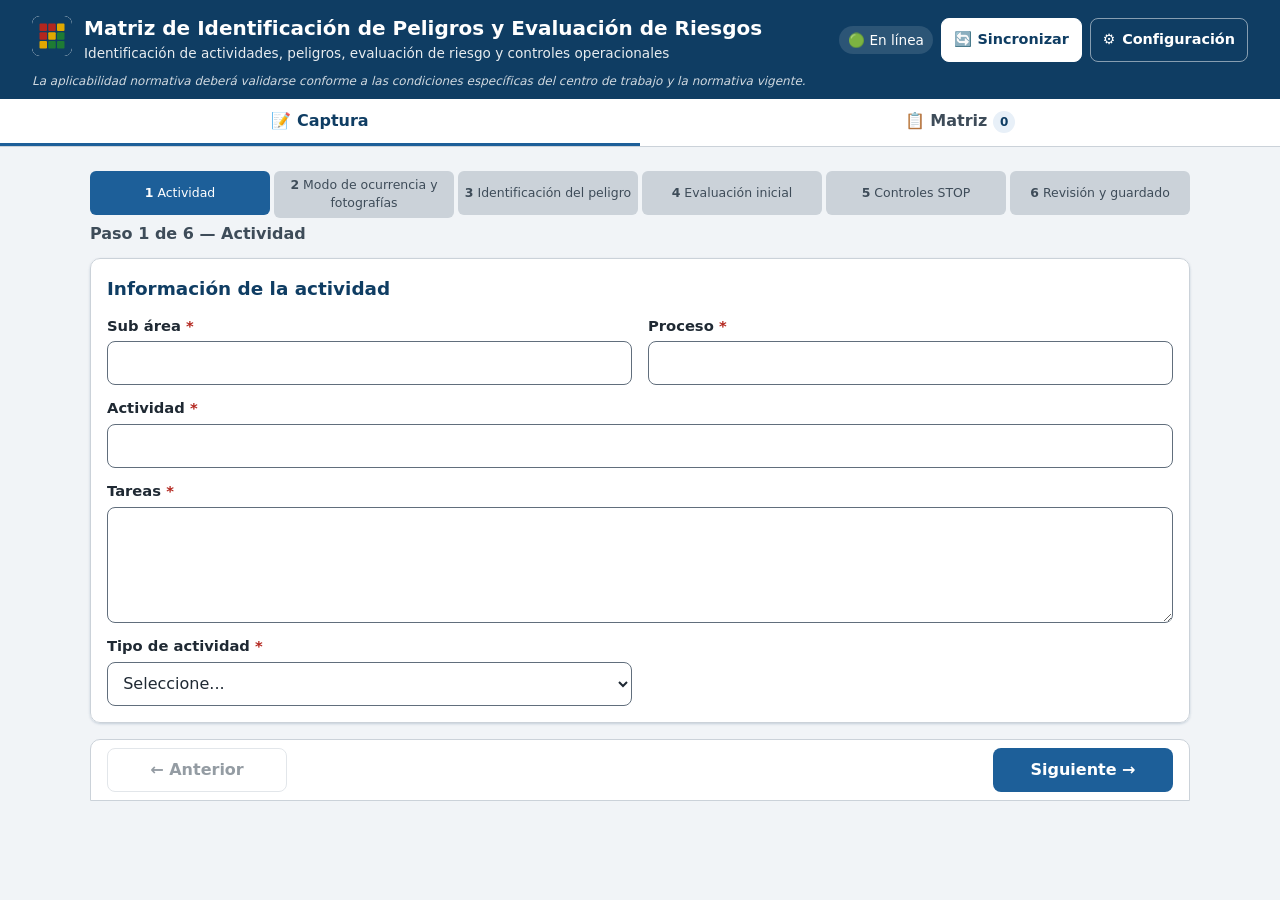
<file: index.html>
<!doctype html>
<html lang="es-MX">
<head>
    <meta charset="utf-8">
    <meta name="viewport" content="width=device-width, initial-scale=1, viewport-fit=cover">
    <meta name="description" content="Matriz de Identificación de Peligros y Evaluación de Riesgos (IPER) con metodología STOP.">
    <meta name="theme-color" content="#0f3d63">
    <meta name="apple-mobile-web-app-capable" content="yes">
    <meta name="mobile-web-app-capable" content="yes">
    <meta name="apple-mobile-web-app-status-bar-style" content="default">
    <meta name="apple-mobile-web-app-title" content="IPER">
    <title>Matriz IPER</title>
    <link rel="manifest" href="manifest.json">
    <link rel="icon" href="assets/icon.svg" type="image/svg+xml">
    <link rel="apple-touch-icon" href="assets/icon-192.png">
    <link rel="stylesheet" href="styles.css">
</head>
<body>
<a class="skip-link" href="#contenido">Saltar al contenido</a>

<header class="app-header">
    <div class="app-header__marca">
        <img src="assets/icon.svg" alt="" width="40" height="40" class="app-header__logo">
        <div>
            <h1 class="app-header__titulo">Matriz de Identificación de Peligros y Evaluación de Riesgos</h1>
            <p class="app-header__subtitulo">Identificación de actividades, peligros, evaluación de riesgo y controles operacionales</p>
        </div>
    </div>
    <div class="app-header__acciones">
        <span id="estado-conexion" class="estado-conexion" role="status" aria-live="polite"></span>
        <button type="button" id="btn-sincronizar" class="btn btn--secundario btn--compacto">
            🔄 Sincronizar <span id="badge-pendientes" class="badge" hidden>0</span>
        </button>
        <button type="button" id="btn-config" class="btn btn--fantasma btn--compacto" aria-label="Configuración">⚙ <span class="solo-amplio">Configuración</span></button>
    </div>
    <p class="aviso-normativo">La aplicabilidad normativa deberá validarse conforme a las condiciones específicas del centro de trabajo y la normativa vigente.</p>
</header>

<nav class="pestanas" role="tablist" aria-label="Secciones">
    <button type="button" role="tab" id="tab-captura" aria-controls="vista-captura" aria-selected="true" class="pestana">📝 Captura</button>
    <button type="button" role="tab" id="tab-matriz" aria-controls="vista-matriz" aria-selected="false" class="pestana" tabindex="-1">📋 Matriz <span id="tab-matriz-total" class="badge badge--claro">0</span></button>
</nav>

<main id="contenido" tabindex="-1">

<!-- ===================== VISTA CAPTURA ===================== -->
<section id="vista-captura" role="tabpanel" aria-labelledby="tab-captura" class="vista">

    <div id="banner-borrador" class="banner banner--info" hidden>
        <p><strong>Se encontró información sin guardar.</strong> <span id="banner-borrador-detalle"></span></p>
        <div class="banner__acciones">
            <button type="button" id="btn-continuar-borrador" class="btn btn--primario btn--compacto">Continuar borrador</button>
            <button type="button" id="btn-descartar-borrador" class="btn btn--fantasma btn--compacto">Descartar</button>
        </div>
    </div>

    <div id="banner-edicion" class="banner banner--edicion" hidden>
        <p>✏️ Editando registro existente: <strong id="banner-edicion-nombre"></strong></p>
        <button type="button" id="btn-cancelar-edicion" class="btn btn--fantasma btn--compacto">Cancelar edición</button>
    </div>

    <ol class="stepper" id="stepper" aria-label="Pasos de captura"></ol>
    <p class="stepper__indicador" id="paso-indicador" aria-live="polite"></p>

    <form id="form-iper" novalidate autocomplete="off">

        <!-- PASO 1 -->
        <fieldset class="paso tarjeta" data-paso="1">
            <legend class="tarjeta__titulo">Información de la actividad</legend>
            <div class="rejilla-campos">
                <div class="campo">
                    <label for="f-subarea">Sub área <span class="req" aria-hidden="true">*</span></label>
                    <input id="f-subarea" name="subArea" type="text" required maxlength="200" data-campo="subArea">
                </div>
                <div class="campo">
                    <label for="f-proceso">Proceso <span class="req" aria-hidden="true">*</span></label>
                    <input id="f-proceso" name="proceso" type="text" required maxlength="200" data-campo="proceso">
                </div>
                <div class="campo campo--ancho">
                    <label for="f-actividad">Actividad <span class="req" aria-hidden="true">*</span></label>
                    <input id="f-actividad" name="actividad" type="text" required maxlength="300" data-campo="actividad">
                </div>
                <div class="campo campo--ancho">
                    <label for="f-tareas">Tareas <span class="req" aria-hidden="true">*</span></label>
                    <textarea id="f-tareas" name="tareas" rows="4" required maxlength="4000" data-campo="tareas"></textarea>
                </div>
                <div class="campo">
                    <label for="f-tipo-actividad">Tipo de actividad <span class="req" aria-hidden="true">*</span></label>
                    <select id="f-tipo-actividad" name="tipoActividad" required data-campo="tipoActividad">
                        <option value="">Seleccione...</option>
                        <option value="Rutinaria">Rutinaria</option>
                        <option value="No rutinaria">No rutinaria</option>
                    </select>
                </div>
            </div>
        </fieldset>

        <!-- PASO 2 -->
        <fieldset class="paso tarjeta" data-paso="2" hidden>
            <legend class="tarjeta__titulo">Modo de ocurrencia y fotografías</legend>
            <div class="campo">
                <label for="f-modo">Modo de ocurrencia / paso a paso <span class="req" aria-hidden="true">*</span>
                    <span id="badge-modo-ia" class="badge badge--ia" hidden>✨ Descripción asistida por IA</span>
                </label>
                <textarea id="f-modo" name="modoOcurrencia" rows="8" required maxlength="8000"
                          placeholder="Describa paso a paso cómo se realiza la tarea y en qué momento puede presentarse el peligro."></textarea>
            </div>
            <div class="acciones-linea">
                <button type="button" id="btn-mejorar-modo" class="btn btn--ia">✨ Mejorar descripción con IA</button>
            </div>

            <h3 class="subtitulo-seccion">Evidencia Fotográfica del Área</h3>
            <p class="ayuda">Formatos: JPG, JPEG, PNG, WEBP. Tamaño máximo por archivo: <span id="limite-foto">10 MB</span>. Las imágenes se comprimen antes de guardarse.</p>
            <div class="acciones-linea">
                <label class="btn btn--secundario btn-archivo">
                    📷 Agregar fotografía
                    <input type="file" id="f-foto-camara" accept="image/jpeg,image/png,image/webp,image/*" capture="environment" class="visualmente-oculto">
                </label>
                <label class="btn btn--fantasma btn-archivo">
                    🖼 Seleccionar imágenes existentes
                    <input type="file" id="f-foto-galeria" accept=".jpg,.jpeg,.png,.webp,image/jpeg,image/png,image/webp" multiple class="visualmente-oculto">
                </label>
            </div>
            <ul id="lista-fotos" class="lista-fotos" aria-live="polite"></ul>

            <div id="panel-hallazgos-confirmados" hidden>
                <h3 class="subtitulo-seccion">Hallazgos visuales confirmados</h3>
                <ul id="lista-hallazgos-confirmados" class="lista-simple"></ul>
            </div>
        </fieldset>

        <!-- PASO 3 -->
        <fieldset class="paso tarjeta" data-paso="3" hidden>
            <legend class="tarjeta__titulo">Identificación del peligro</legend>
            <p class="ayuda">Una actividad puede tener varios peligros. Cada peligro tiene su propia evaluación y controles STOP.</p>
            <div class="peligros-barra">
                <div id="lista-peligros" class="chips" role="list" aria-label="Peligros de la actividad"></div>
                <button type="button" id="btn-agregar-peligro" class="btn btn--secundario btn--compacto">＋ Agregar otro peligro</button>
            </div>
            <div class="acciones-linea">
                <button type="button" id="btn-identificar-peligros" class="btn btn--ia">✨ Identificar peligros con IA</button>
            </div>
            <div id="panel-peligros-ia" class="panel-analisis" hidden></div>

            <div class="rejilla-campos">
                <div class="campo">
                    <label for="f-tipo-peligro">Tipo de peligro <span class="req" aria-hidden="true">*</span></label>
                    <select id="f-tipo-peligro" required></select>
                </div>
                <div class="campo">
                    <label for="f-subtipo">Subtipo <span class="req" aria-hidden="true">*</span></label>
                    <select id="f-subtipo" required disabled><option value="">Seleccione tipo primero...</option></select>
                </div>
                <div class="campo campo--ancho">
                    <label for="f-dano">Daño potencial <span class="req" aria-hidden="true">*</span></label>
                    <select id="f-dano" required disabled><option value="">Seleccione subtipo primero...</option></select>
                </div>
            </div>

            <div class="normativa" id="panel-normativa" aria-live="polite">
                <h3 class="subtitulo-seccion">Información normativa</h3>
                <div class="rejilla-campos">
                    <div class="campo">
                        <label for="f-norma">Norma principal</label>
                        <input id="f-norma" type="text" readonly>
                    </div>
                    <div class="campo">
                        <label for="f-complementarias">Normas complementarias</label>
                        <input id="f-complementarias" type="text" readonly>
                    </div>
                    <div class="campo campo--ancho">
                        <label for="f-criterio">Criterio de aplicación</label>
                        <textarea id="f-criterio" rows="2" readonly></textarea>
                    </div>
                </div>
            </div>
            <div class="acciones-linea">
                <button type="button" id="btn-eliminar-peligro" class="btn btn--peligro btn--compacto">Eliminar este peligro</button>
            </div>
        </fieldset>

        <!-- PASO 4 -->
        <fieldset class="paso tarjeta" data-paso="4" hidden>
            <legend class="tarjeta__titulo">Evaluación de Riesgo Inicial</legend>
            <p class="peligro-activo" data-peligro-activo></p>
            <div class="rejilla-campos">
                <div class="campo">
                    <label for="f-severidad">Severidad <span class="req" aria-hidden="true">*</span></label>
                    <select id="f-severidad" required aria-describedby="def-severidad"></select>
                    <p id="def-severidad" class="definicion"></p>
                </div>
                <div class="campo">
                    <label for="f-frecuencia">Frecuencia <span class="req" aria-hidden="true">*</span></label>
                    <select id="f-frecuencia" required aria-describedby="def-frecuencia"></select>
                    <p id="def-frecuencia" class="definicion"></p>
                </div>
            </div>

            <h3 class="subtitulo-seccion" id="titulo-matriz">Matriz de riesgo 5 × 5</h3>
            <p class="ayuda">Toque una celda para seleccionar la combinación Severidad + Frecuencia.</p>
            <div class="matriz-wrap">
                <table class="matriz-riesgo" id="matriz-riesgo" aria-labelledby="titulo-matriz"></table>
            </div>

            <section class="resultado" id="resultado-evaluacion" aria-live="polite" aria-labelledby="titulo-resultado">
                <h3 id="titulo-resultado" class="resultado__titulo">Resultado de Evaluación Inicial</h3>
                <dl class="resultado__datos">
                    <div><dt>Severidad</dt><dd data-res="severidad">—</dd></div>
                    <div><dt>Valor S</dt><dd data-res="valorS">—</dd></div>
                    <div><dt>Frecuencia</dt><dd data-res="frecuencia">—</dd></div>
                    <div><dt>Valor F</dt><dd data-res="valorF">—</dd></div>
                    <div><dt>NRI</dt><dd data-res="nri">—</dd></div>
                    <div><dt>Nivel de Riesgo Inicial</dt><dd data-res="nivel">—</dd></div>
                </dl>
            </section>
        </fieldset>

        <!-- PASO 5 -->
        <fieldset class="paso tarjeta" data-paso="5" hidden>
            <legend class="tarjeta__titulo">Controles Operacionales — STOP</legend>
            <p class="peligro-activo" data-peligro-activo></p>
            <details class="stop-info">
                <summary>¿Qué es STOP? Jerarquía S → T → O → P</summary>
                <ol class="stop-jerarquia" id="stop-jerarquia"></ol>
            </details>

            <h3 class="subtitulo-seccion">Controles existentes <small>(confirmados por el usuario)</small></h3>
            <ul id="lista-controles-existentes" class="lista-controles"></ul>
            <div class="form-control-nuevo" id="form-existente">
                <div class="campo">
                    <label for="f-existente-cat">Categoría</label>
                    <select id="f-existente-cat"></select>
                </div>
                <div class="campo campo--crece">
                    <label for="f-existente-texto">Control existente</label>
                    <input id="f-existente-texto" type="text" maxlength="500">
                </div>
                <button type="button" id="btn-agregar-existente" class="btn btn--secundario">Agregar existente</button>
            </div>

            <h3 class="subtitulo-seccion">Controles adicionales <small>(recomendados o agregados)</small></h3>
            <div class="acciones-linea">
                <button type="button" id="btn-sugerir-controles" class="btn btn--ia">✨ Sugerir controles con IA</button>
            </div>
            <div id="panel-sugerencias" class="panel-sugerencias" hidden></div>

            <div id="grupos-stop" class="grupos-stop"></div>

            <div class="form-control-nuevo" id="form-adicional">
                <div class="campo">
                    <label for="f-adicional-cat">Categoría</label>
                    <select id="f-adicional-cat"></select>
                </div>
                <div class="campo campo--crece">
                    <label for="f-adicional-texto">Nuevo control adicional</label>
                    <input id="f-adicional-texto" type="text" maxlength="500">
                </div>
                <div class="campo campo--crece">
                    <label for="f-adicional-just">Justificación (opcional)</label>
                    <input id="f-adicional-just" type="text" maxlength="500">
                </div>
                <button type="button" id="btn-agregar-adicional" class="btn btn--secundario">Agregar control</button>
            </div>
        </fieldset>

        <!-- PASO 6 -->
        <fieldset class="paso tarjeta" data-paso="6" hidden>
            <legend class="tarjeta__titulo">Revisión y guardado</legend>
            <div id="revision" class="revision"></div>

            <div class="campo">
                <label for="f-observaciones">Observaciones</label>
                <textarea id="f-observaciones" rows="3" maxlength="4000" data-campo="observaciones"></textarea>
            </div>

            <div class="acciones-linea">
                <button type="button" id="btn-analisis-completo" class="btn btn--ia">✨ Analizar actividad completa</button>
            </div>
            <div id="panel-analisis-completo" class="panel-analisis" hidden></div>

            <div id="errores-validacion" class="errores" role="alert" hidden></div>

            <div class="acciones-guardado">
                <button type="button" id="btn-guardar" class="btn btn--primario btn--grande">Agregar a matriz</button>
                <button type="button" id="btn-limpiar" class="btn btn--fantasma">Limpiar formulario</button>
            </div>
        </fieldset>
    </form>

    <div class="navegacion-pasos">
        <button type="button" id="btn-anterior" class="btn btn--fantasma">← Anterior</button>
        <button type="button" id="btn-siguiente" class="btn btn--primario">Siguiente →</button>
    </div>
</section>

<!-- ===================== VISTA MATRIZ ===================== -->
<section id="vista-matriz" role="tabpanel" aria-labelledby="tab-matriz" class="vista" hidden>
    <div class="contadores" id="contadores" aria-live="polite"></div>

    <div class="tarjeta filtros">
        <div class="campo campo--ancho">
            <label for="f-buscar">Buscar en matriz</label>
            <input id="f-buscar" type="search" placeholder="Sub área, proceso, actividad, peligro, norma, NRI, nivel…">
        </div>
        <details class="filtros__mas" id="filtros-mas">
            <summary>Filtros</summary>
            <div class="rejilla-campos">
                <div class="campo"><label for="flt-tipo">Tipo de peligro</label><select id="flt-tipo"></select></div>
                <div class="campo"><label for="flt-nivel">Nivel de riesgo</label>
                    <select id="flt-nivel"><option value="">Todos</option><option>ALTO</option><option>MEDIO</option><option>BAJO</option></select></div>
                <div class="campo"><label for="flt-subarea">Sub área</label><select id="flt-subarea"></select></div>
                <div class="campo"><label for="flt-proceso">Proceso</label><select id="flt-proceso"></select></div>
                <div class="campo"><label for="flt-desde">Fecha desde</label><input id="flt-desde" type="date"></div>
                <div class="campo"><label for="flt-hasta">Fecha hasta</label><input id="flt-hasta" type="date"></div>
            </div>
            <button type="button" id="btn-limpiar-filtros" class="btn btn--fantasma btn--compacto">Limpiar filtros</button>
        </details>
        <div class="acciones-linea">
            <button type="button" id="btn-exportar-csv" class="btn btn--secundario">Exportar CSV</button>
            <button type="button" id="btn-imprimir" class="btn btn--secundario">Imprimir matriz</button>
            <button type="button" id="btn-nuevo" class="btn btn--primario">＋ Nuevo registro</button>
        </div>
        <p id="resultado-filtro" class="ayuda" aria-live="polite"></p>
    </div>

    <div id="matriz-vacia" class="vacio" hidden>
        <p>No hay registros en la matriz.</p>
    </div>
    <div class="tabla-wrap" id="tabla-wrap">
        <table class="tabla-matriz" id="tabla-matriz">
            <caption class="visualmente-oculto">Matriz IPER</caption>
            <thead>
            <tr>
                <th scope="col">#</th><th scope="col">Sub área</th><th scope="col">Proceso</th><th scope="col">Actividad</th>
                <th scope="col">Tareas</th><th scope="col">Tipo actividad</th><th scope="col">Modo ocurrencia</th>
                <th scope="col">Tipo peligro</th><th scope="col">Subtipo</th><th scope="col">Daño</th>
                <th scope="col">Norma principal</th><th scope="col">Criterio</th><th scope="col">Normas complementarias</th>
                <th scope="col">Severidad</th><th scope="col">Frecuencia</th><th scope="col">NRI</th><th scope="col">Nivel de riesgo</th>
                <th scope="col">Controles STOP</th><th scope="col">Fotografías</th><th scope="col">Estado sincronización</th><th scope="col">Acciones</th>
            </tr>
            </thead>
            <tbody id="tabla-matriz-body"></tbody>
        </table>
    </div>
    <ul id="tarjetas-matriz" class="tarjetas-matriz"></ul>
    <div class="acciones-linea centrado">
        <button type="button" id="btn-cargar-mas" class="btn btn--fantasma" hidden>Cargar más</button>
    </div>
</section>
</main>

<!-- Área de impresión: se construye al pulsar "Imprimir matriz" -->
<section id="area-impresion" class="area-impresion" aria-hidden="true"></section>

<!-- Modal genérico (bottom sheet en móvil) -->
<dialog id="modal" class="modal" aria-labelledby="modal-titulo">
    <div class="modal__contenido">
        <header class="modal__cabecera">
            <h2 id="modal-titulo" class="modal__titulo"></h2>
            <button type="button" class="btn btn--icono" id="modal-cerrar" aria-label="Cerrar">✕</button>
        </header>
        <div class="modal__cuerpo" id="modal-cuerpo"></div>
        <footer class="modal__pie" id="modal-pie"></footer>
    </div>
</dialog>

<div id="avisos" class="avisos" aria-live="polite" aria-atomic="false"></div>
<div id="cargando" class="cargando" hidden role="status" aria-live="polite">
    <div class="cargando__caja">
        <div class="cargando__fila"><span class="spinner" aria-hidden="true"></span><span id="cargando-texto">Procesando…</span></div>
        <p id="cargando-tiempo" class="cargando__tiempo" hidden></p>
        <p id="cargando-aviso" class="cargando__aviso" hidden>El servicio gratuito de IA está lento en este momento. Puede tardar hasta 2 minutos; puede cancelar e intentar más tarde.</p>
        <button type="button" id="cargando-cancelar" class="btn btn--fantasma btn--compacto" hidden>Cancelar</button>
    </div>
</div>

<script type="module" src="app.js"></script>
</body>
</html>
</file>
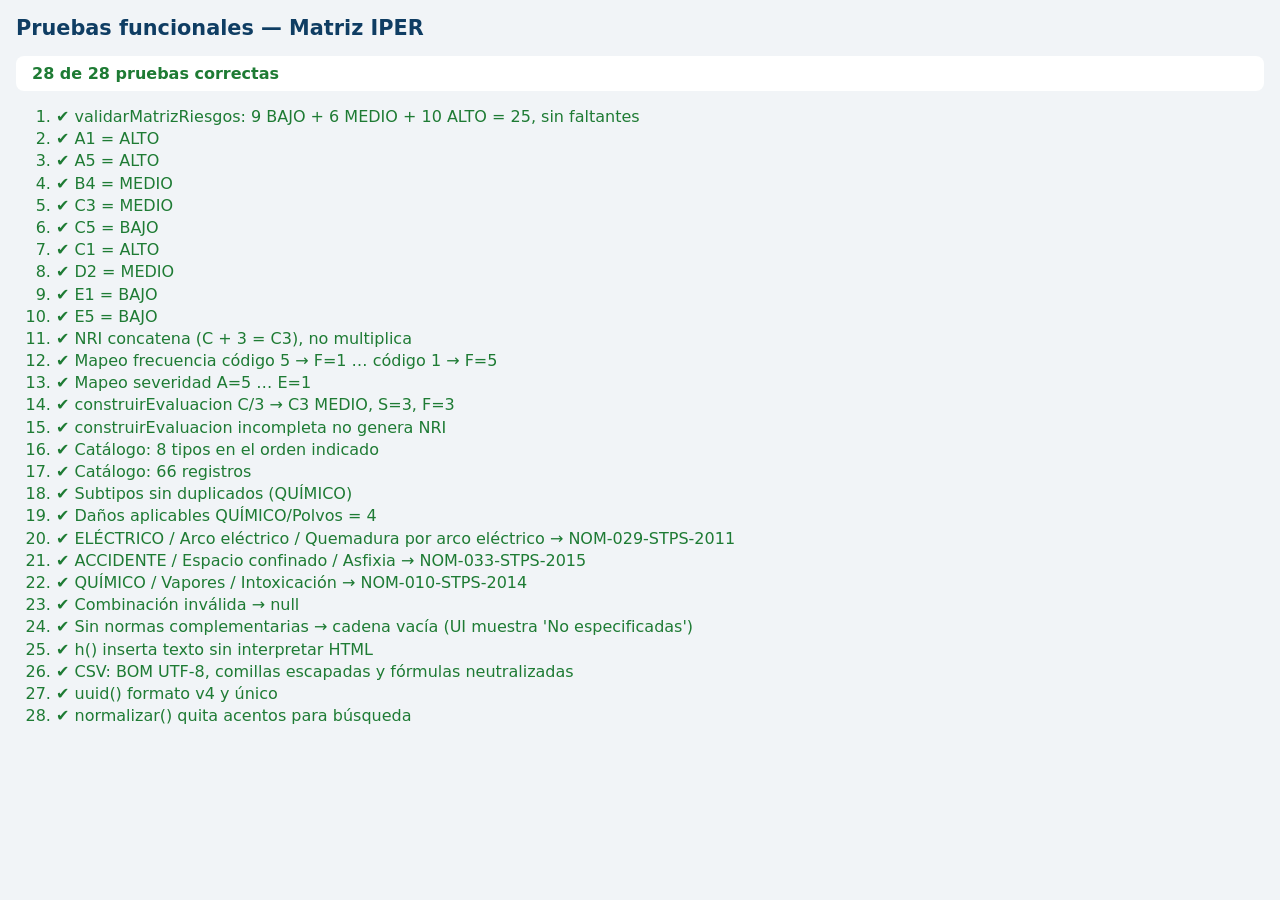
<file: tests/pruebas.html>
<!doctype html>
<html lang="es-MX">
<head>
    <meta charset="utf-8">
    <meta name="viewport" content="width=device-width, initial-scale=1">
    <title>Pruebas — Matriz IPER</title>
    <link rel="icon" href="../assets/icon.svg" type="image/svg+xml">
    <style>
        body { font-family: system-ui, sans-serif; margin: 1rem; background: #f1f4f7; color: #1f2933; }
        h1 { color: #0f3d63; font-size: 1.3rem; }
        li { margin: .2rem 0; }
        .ok { color: #1e7b34; } .fallo { color: #b3261e; font-weight: 700; }
        #resumen { font-weight: 700; padding: .5rem 1rem; border-radius: 8px; background: #fff; }
    </style>
</head>
<body>
<h1>Pruebas funcionales — Matriz IPER</h1>
<p id="resumen" aria-live="polite">Ejecutando…</p>
<ol id="resultados"></ol>
<div id="zona-xss" hidden></div>
<script type="module">
import { calcularNRI, clasificarRiesgo, validarMatrizRiesgos, construirEvaluacion } from "../js/riesgo.js";
import { catalogoPeligros, obtenerTipos, obtenerSubtipos, obtenerDanos, obtenerNormativa, frecuencias, severidades } from "../js/catalogo.js";
import { h, uuid, normalizar } from "../js/utils.js";
import { generarCSV } from "../js/exportar.js";

const resultados = [];
const prueba = (nombre, fn) => {
    try { const r = fn(); resultados.push({ nombre, ok: r !== false }); }
    catch (e) { resultados.push({ nombre: `${nombre} — ${e.message}`, ok: false }); }
};
const igual = (a, b) => { if (a !== b) throw new Error(`esperado ${JSON.stringify(b)}, obtenido ${JSON.stringify(a)}`); };

// --- Matriz de riesgo ---
prueba("validarMatrizRiesgos: 9 BAJO + 6 MEDIO + 10 ALTO = 25, sin faltantes", () => { const v = validarMatrizRiesgos(); if (!v.valida) throw new Error(v.errores.join(" ")); igual(v.total, 25); });
const casos = { A1: "ALTO", A5: "ALTO", B4: "MEDIO", C3: "MEDIO", C5: "BAJO", C1: "ALTO", D2: "MEDIO", E1: "BAJO", E5: "BAJO" };
for (const [nri, nivel] of Object.entries(casos)) prueba(`${nri} = ${nivel}`, () => igual(clasificarRiesgo(nri), nivel));
prueba("NRI concatena (C + 3 = C3), no multiplica", () => igual(calcularNRI("C", "3"), "C3"));
prueba("Mapeo frecuencia código 5 → F=1 … código 1 → F=5", () => { igual(frecuencias["5"].valor, 1); igual(frecuencias["4"].valor, 2); igual(frecuencias["3"].valor, 3); igual(frecuencias["2"].valor, 4); igual(frecuencias["1"].valor, 5); });
prueba("Mapeo severidad A=5 … E=1", () => { igual(severidades.A.valor, 5); igual(severidades.C.valor, 3); igual(severidades.E.valor, 1); });
prueba("construirEvaluacion C/3 → C3 MEDIO, S=3, F=3", () => { const e = construirEvaluacion("C", "3"); igual(e.nri, "C3"); igual(e.nivelRiesgo, "MEDIO"); igual(e.severidad.valor, 3); igual(e.frecuencia.valor, 3); });
prueba("construirEvaluacion incompleta no genera NRI", () => { const e = construirEvaluacion("C", ""); igual(e.nri, ""); igual(e.nivelRiesgo, ""); });

// --- Catálogo ---
prueba("Catálogo: 8 tipos en el orden indicado", () => igual(obtenerTipos().join("|"), "FÍSICO|MECÁNICO/CINÉTICO|ELÉCTRICO|QUÍMICO|ERGONÓMICO|PSICOSOCIAL|BIOLÓGICO|ACCIDENTE"));
prueba("Catálogo: 66 registros", () => igual(catalogoPeligros.length, 66));
prueba("Subtipos sin duplicados (QUÍMICO)", () => { const s = obtenerSubtipos("QUÍMICO"); igual(new Set(s).size, s.length); igual(s.length, 6); });
prueba("Daños aplicables QUÍMICO/Polvos = 4", () => igual(obtenerDanos("QUÍMICO", "Polvos").length, 4));
prueba("ELÉCTRICO / Arco eléctrico / Quemadura por arco eléctrico → NOM-029-STPS-2011", () => igual(obtenerNormativa("ELÉCTRICO", "Arco eléctrico", "Quemadura por arco eléctrico").normaPrincipal, "NOM-029-STPS-2011"));
prueba("ACCIDENTE / Espacio confinado / Asfixia → NOM-033-STPS-2015", () => igual(obtenerNormativa("ACCIDENTE", "Espacio confinado", "Asfixia").normaPrincipal, "NOM-033-STPS-2015"));
prueba("QUÍMICO / Vapores / Intoxicación → NOM-010-STPS-2014", () => igual(obtenerNormativa("QUÍMICO", "Vapores", "Intoxicación").normaPrincipal, "NOM-010-STPS-2014"));
prueba("Combinación inválida → null", () => igual(obtenerNormativa("QUÍMICO", "Vapores", "Fractura"), null));
prueba("Sin normas complementarias → cadena vacía (UI muestra 'No especificadas')", () => igual(obtenerNormativa("FÍSICO", "Vibraciones", "Trastornos musculoesqueléticos").normasComplementarias, ""));

// --- Seguridad ---
const entradas = [`< > & " ' / á é í ó ú ñ`, "<script>alert(1)<\/script>", `<img src=x onerror="window.__xss=1">`];
prueba("h() inserta texto sin interpretar HTML", () => {
    const zona = document.getElementById("zona-xss");
    for (const t of entradas) {
        const el = h("p", {}, t);
        zona.append(el);
        igual(el.textContent, t);
        igual(el.children.length, 0);
    }
    igual(window.__xss, undefined);
});
prueba("CSV: BOM UTF-8, comillas escapadas y fórmulas neutralizadas", () => {
    const csv = generarCSV([{ subArea: `=HYPERLINK("x")`, proceso: `a "b" c`, actividad: "ñandú", peligros: [{ tipo: "QUÍMICO", evaluacionInicial: {}, controlesSTOP: { S: [], T: [], O: [], P: [] }, controlesExistentes: [] }], fotografias: [] }]);
    igual(csv.charCodeAt(0), 0xFEFF);
    if (!csv.includes(`"'=HYPERLINK(""x"")"`)) throw new Error("fórmula no neutralizada");
    if (!csv.includes(`"a ""b"" c"`)) throw new Error("comillas no escapadas");
    if (!csv.includes("ñandú")) throw new Error("acentos perdidos");
});

// --- Utilidades ---
prueba("uuid() formato v4 y único", () => { const a = uuid(), b = uuid(); if (!/^[0-9a-f]{8}-[0-9a-f]{4}-4[0-9a-f]{3}-[89ab][0-9a-f]{3}-[0-9a-f]{12}$/.test(a)) throw new Error(a); if (a === b) throw new Error("duplicado"); });
prueba("normalizar() quita acentos para búsqueda", () => igual(normalizar("MECÁNICO Áéíóú"), "mecanico aeiou"));

const ol = document.getElementById("resultados");
for (const r of resultados) ol.append(Object.assign(document.createElement("li"), { className: r.ok ? "ok" : "fallo", textContent: `${r.ok ? "✔" : "✖"} ${r.nombre}` }));
const fallos = resultados.filter(r => !r.ok).length;
const resumen = document.getElementById("resumen");
resumen.textContent = `${resultados.length - fallos} de ${resultados.length} pruebas correctas${fallos ? ` — ${fallos} FALLO(S)` : ""}`;
resumen.className = fallos ? "fallo" : "ok";
window.__resultadosPruebas = { total: resultados.length, fallos, detalle: resultados };
</script>
</body>
</html>
</file>
<file: styles.css>
/* =========================================================
   Matriz IPER — estilos mobile-first
   ========================================================= */
:root {
    --azul-oscuro: #0f3d63;
    --azul: #1d5f99;
    --azul-claro: #e8f0f8;
    --gris-900: #1f2933;
    --gris-700: #3e4c59;
    --gris-500: #616e7c;
    --gris-300: #cbd2d9;
    --gris-100: #f1f4f7;
    --blanco: #ffffff;
    --bajo: #1e7b34;
    --bajo-fondo: #e3f4e7;
    --medio: #8a5a00;
    --medio-fondo: #fff1c2;
    --medio-borde: #e0a800;
    --alto: #b3261e;
    --alto-fondo: #fde4e2;
    --ia: #5b3fa8;
    --ia-fondo: #f1ecfb;
    --foco: #ffbf47;
    --radio: 10px;
    --sombra: 0 1px 3px rgba(15, 61, 99, .12), 0 1px 2px rgba(15, 61, 99, .08);
    --fuente: system-ui, -apple-system, "Segoe UI", Roboto, "Helvetica Neue", Arial, sans-serif;
    --safe-top: env(safe-area-inset-top, 0px);
    --safe-bottom: env(safe-area-inset-bottom, 0px);
    --safe-left: env(safe-area-inset-left, 0px);
    --safe-right: env(safe-area-inset-right, 0px);
    color-scheme: light;
}

*, *::before, *::after { box-sizing: border-box; }
html { -webkit-text-size-adjust: 100%; text-size-adjust: 100%; }
body {
    margin: 0;
    font-family: var(--fuente);
    font-size: 1rem;
    line-height: 1.5;
    color: var(--gris-900);
    background: var(--gris-100);
    padding-left: var(--safe-left);
    padding-right: var(--safe-right);
    overflow-x: hidden;
}

input, select, textarea, button { font: inherit; min-height: 44px; }
:focus-visible { outline: 3px solid var(--foco); outline-offset: 2px; }
[hidden] { display: none !important; }

.visualmente-oculto {
    position: absolute !important; width: 1px; height: 1px; padding: 0; margin: -1px;
    overflow: hidden; clip: rect(0 0 0 0); white-space: nowrap; border: 0;
}
.skip-link { position: absolute; left: -999px; top: 0; background: var(--blanco); padding: .5rem 1rem; z-index: 100; }
.skip-link:focus { left: 1rem; top: calc(.5rem + var(--safe-top)); }

/* ---------- Encabezado ---------- */
.app-header {
    background: var(--azul-oscuro);
    color: var(--blanco);
    padding: calc(.75rem + var(--safe-top)) 1rem .5rem;
    display: grid;
    gap: .5rem;
}
.app-header__marca { display: flex; gap: .75rem; align-items: flex-start; }
.app-header__logo { flex: none; border-radius: 8px; background: var(--blanco); }
.app-header__titulo { font-size: 1.05rem; line-height: 1.25; margin: 0; font-weight: 700; }
.app-header__subtitulo { margin: .15rem 0 0; font-size: .85rem; opacity: .9; }
.app-header__acciones { display: flex; flex-wrap: wrap; gap: .5rem; align-items: center; }
.aviso-normativo { margin: 0; font-size: .75rem; opacity: .8; font-style: italic; }
.estado-conexion { font-size: .85rem; padding: .25rem .6rem; border-radius: 999px; background: rgba(255,255,255,.12); margin-right: auto; }
.estado-conexion.offline { background: var(--medio-fondo); color: var(--medio); font-weight: 600; }
.app-header .btn--secundario { background: var(--blanco); color: var(--azul-oscuro); border-color: var(--blanco); }
.app-header .btn--fantasma { color: var(--blanco); border-color: rgba(255,255,255,.5); }
.solo-amplio { display: none; }

/* ---------- Pestañas ---------- */
.pestanas { display: flex; background: var(--blanco); border-bottom: 1px solid var(--gris-300); position: sticky; top: 0; z-index: 20; }
.pestana {
    flex: 1; border: 0; background: none; padding: .6rem; cursor: pointer;
    color: var(--gris-700); font-weight: 600; border-bottom: 3px solid transparent;
}
.pestana[aria-selected="true"] { color: var(--azul-oscuro); border-bottom-color: var(--azul); }

main { padding: 1rem; max-width: 1400px; margin: 0 auto; padding-bottom: calc(6rem + var(--safe-bottom)); }
main:focus { outline: none; }

/* ---------- Botones ---------- */
.btn {
    display: inline-flex; align-items: center; justify-content: center; gap: .4rem;
    padding: .55rem 1rem; border-radius: 8px; border: 1px solid transparent;
    font-weight: 600; cursor: pointer; text-decoration: none; text-align: center;
    line-height: 1.2; touch-action: manipulation;
}
.btn:disabled { opacity: .55; cursor: not-allowed; }
.btn--primario { background: var(--azul); color: var(--blanco); }
.btn--primario:hover:not(:disabled) { background: var(--azul-oscuro); }
.btn--secundario { background: var(--blanco); color: var(--azul); border-color: var(--azul); }
.btn--fantasma { background: transparent; color: var(--gris-700); border-color: var(--gris-300); }
.btn--peligro { background: var(--blanco); color: var(--alto); border-color: var(--alto); }
.btn--ia { background: var(--ia-fondo); color: var(--ia); border-color: var(--ia); }
.btn--compacto { padding: .4rem .75rem; font-size: .9rem; }
.btn--grande { padding: .8rem 1.4rem; font-size: 1.05rem; }
.btn--icono { background: transparent; border: 0; font-size: 1.2rem; min-width: 44px; color: var(--gris-700); cursor: pointer; }
.btn-archivo { position: relative; }
.btn.ocupado { position: relative; color: transparent !important; }
.btn.ocupado::after {
    content: ""; position: absolute; width: 1.1rem; height: 1.1rem; border-radius: 50%;
    border: 2px solid var(--gris-300); border-top-color: var(--azul); animation: giro 0.8s linear infinite;
}

.badge { display: inline-block; min-width: 1.4rem; padding: 0 .4rem; border-radius: 999px; background: var(--alto); color: var(--blanco); font-size: .75rem; text-align: center; line-height: 1.4rem; }
.badge--claro { background: var(--azul-claro); color: var(--azul-oscuro); }
.badge--ia { background: var(--ia-fondo); color: var(--ia); margin-left: .4rem; font-weight: 600; }

/* ---------- Banners ---------- */
.banner { border-radius: var(--radio); padding: .75rem 1rem; margin-bottom: 1rem; display: flex; flex-wrap: wrap; gap: .5rem; align-items: center; justify-content: space-between; }
.banner p { margin: 0; }
.banner--info { background: var(--azul-claro); border: 1px solid var(--azul); }
.banner--edicion { background: var(--medio-fondo); border: 1px solid var(--medio-borde); }
.banner__acciones { display: flex; gap: .5rem; flex-wrap: wrap; }

/* ---------- Stepper ---------- */
.stepper { list-style: none; display: flex; gap: .25rem; padding: 0; margin: 0 0 .25rem; }
.stepper li { flex: 1; }
.stepper button {
    width: 100%; border: 0; background: var(--gris-300); color: var(--gris-700);
    border-radius: 6px; padding: .3rem .15rem; font-size: .8rem; font-weight: 700; cursor: pointer; min-height: 44px;
}
.stepper .stepper__nombre { display: none; }
.stepper button[aria-current="step"] { background: var(--azul); color: var(--blanco); }
.stepper button.completo { background: var(--azul-claro); color: var(--azul-oscuro); }
.stepper button.con-error { box-shadow: inset 0 -3px 0 var(--alto); }
.stepper__indicador { margin: .25rem 0 .75rem; font-weight: 600; color: var(--gris-700); }

/* ---------- Tarjetas y campos ---------- */
.tarjeta {
    background: var(--blanco); border: 1px solid var(--gris-300); border-radius: var(--radio);
    padding: 1rem; margin: 0 0 1rem; box-shadow: var(--sombra); min-width: 0;
}
.tarjeta__titulo { font-size: 1.15rem; font-weight: 700; color: var(--azul-oscuro); padding: 0; float: left; width: 100%; margin-bottom: .75rem; }
.tarjeta__titulo + * { clear: both; }
fieldset.tarjeta { border: 1px solid var(--gris-300); }
.subtitulo-seccion { font-size: 1rem; color: var(--azul-oscuro); margin: 1.25rem 0 .5rem; clear: both; }
.subtitulo-seccion small { font-weight: 400; color: var(--gris-500); }
.ayuda { font-size: .85rem; color: var(--gris-500); margin: .25rem 0 .5rem; }
.definicion { font-size: .85rem; color: var(--gris-700); background: var(--gris-100); border-left: 3px solid var(--azul); padding: .4rem .6rem; margin: .35rem 0 0; min-height: 1.5rem; }
.definicion:empty { display: none; }

.rejilla-campos { display: grid; grid-template-columns: 1fr; gap: .75rem 1rem; }
.campo { display: flex; flex-direction: column; gap: .3rem; min-width: 0; }
.campo label { font-weight: 600; font-size: .92rem; }
.req { color: var(--alto); }
.campo input, .campo select, .campo textarea {
    width: 100%; padding: .55rem .7rem; border: 1px solid var(--gris-500); border-radius: 8px;
    background: var(--blanco); color: var(--gris-900);
}
.campo textarea { resize: vertical; min-height: 6rem; }
#f-modo { min-height: 12rem; }
.campo input[readonly], .campo textarea[readonly] { background: var(--gris-100); border-color: var(--gris-300); }
.campo select:disabled { background: var(--gris-100); color: var(--gris-500); }
.campo [aria-invalid="true"] { border-color: var(--alto); box-shadow: 0 0 0 1px var(--alto); }
.acciones-linea { display: flex; flex-wrap: wrap; gap: .5rem; margin: .75rem 0; }
.acciones-linea.centrado { justify-content: center; }

/* ---------- Fotos ---------- */
.lista-fotos { list-style: none; padding: 0; margin: .5rem 0; display: grid; gap: .75rem; }
.foto {
    display: grid; grid-template-columns: 88px 1fr; gap: .75rem; padding: .6rem;
    border: 1px solid var(--gris-300); border-radius: var(--radio); background: var(--blanco);
}
.foto__miniatura { width: 88px; height: 88px; object-fit: cover; border-radius: 6px; background: var(--gris-100); display: flex; align-items: center; justify-content: center; font-size: 2rem; }
.foto__info { min-width: 0; }
.foto__nombre { font-weight: 600; overflow-wrap: anywhere; margin: 0; }
.foto__meta { font-size: .8rem; color: var(--gris-500); margin: 0 0 .4rem; }
.foto__acciones { display: flex; flex-wrap: wrap; gap: .4rem; }
.foto__analisis { grid-column: 1 / -1; }

.hallazgo { border: 1px solid var(--gris-300); border-left: 4px solid var(--ia); border-radius: 8px; padding: .6rem; margin: .5rem 0; background: var(--blanco); }
.hallazgo--confirmado { border-left-color: var(--bajo); background: var(--bajo-fondo); }
.hallazgo--descartado { opacity: .6; border-left-color: var(--gris-500); }
.hallazgo dl { display: grid; grid-template-columns: max-content 1fr; gap: .1rem .6rem; margin: .3rem 0; font-size: .88rem; }
.hallazgo dt { font-weight: 600; color: var(--gris-700); }
.hallazgo dd { margin: 0; overflow-wrap: anywhere; }
.confianza { font-size: .75rem; font-weight: 700; padding: 0 .4rem; border-radius: 4px; }
.confianza--Alta { background: var(--bajo-fondo); color: var(--bajo); }
.confianza--Media { background: var(--medio-fondo); color: var(--medio); }
.confianza--Baja { background: var(--gris-100); color: var(--gris-700); }
.lista-simple { padding-left: 1.2rem; margin: .25rem 0; }
.lista-simple li { margin: .2rem 0; }

/* ---------- Peligros ---------- */
.peligros-barra { display: flex; flex-wrap: wrap; gap: .5rem; align-items: center; margin-bottom: 1rem; }
.chips { display: flex; flex-wrap: wrap; gap: .4rem; }
.chip {
    border: 1px solid var(--gris-300); background: var(--gris-100); color: var(--gris-900);
    border-radius: 999px; padding: .3rem .8rem; cursor: pointer; font-size: .88rem; max-width: 100%;
    overflow: hidden; text-overflow: ellipsis; white-space: nowrap;
}
.chip[aria-current="true"] { background: var(--azul); color: var(--blanco); border-color: var(--azul); }
.peligro-activo { background: var(--azul-claro); border-radius: 8px; padding: .5rem .75rem; margin: 0 0 1rem; font-weight: 600; color: var(--azul-oscuro); clear: both; }
.normativa { margin-top: .5rem; }

/* ---------- Matriz de riesgo 5x5 ---------- */
.matriz-wrap { overflow-x: auto; -webkit-overflow-scrolling: touch; }
.matriz-riesgo { border-collapse: separate; border-spacing: 3px; width: 100%; min-width: 300px; table-layout: fixed; }
.matriz-riesgo th { font-size: .8rem; color: var(--gris-700); padding: .2rem; }
.matriz-riesgo th[scope="row"] { width: 2rem; }
.matriz-riesgo td { padding: 0; }
.celda-riesgo {
    width: 100%; min-height: 52px; border-radius: 6px; border: 2px solid transparent; cursor: pointer;
    display: flex; flex-direction: column; align-items: center; justify-content: center; line-height: 1.1;
    font-size: .72rem; padding: .2rem 0;
}
.celda-riesgo strong { font-size: .9rem; }
.nivel-BAJO { background: var(--bajo-fondo); color: var(--bajo); }
.nivel-MEDIO { background: var(--medio-fondo); color: var(--medio); }
.nivel-ALTO { background: var(--alto-fondo); color: var(--alto); }
.celda-riesgo.seleccionada { border-color: var(--gris-900); box-shadow: 0 0 0 3px var(--foco); transform: scale(1.04); }

.etiqueta-nivel { display: inline-block; font-weight: 800; padding: .1rem .55rem; border-radius: 6px; border: 1px solid currentColor; font-size: .85rem; letter-spacing: .02em; }
.etiqueta-nivel.nivel-BAJO::before { content: "● "; }
.etiqueta-nivel.nivel-MEDIO::before { content: "▲ "; }
.etiqueta-nivel.nivel-ALTO::before { content: "■ "; }

.resultado { margin-top: 1rem; border: 2px solid var(--azul-oscuro); border-radius: var(--radio); padding: .75rem 1rem; }
.resultado__titulo { margin: 0 0 .5rem; font-size: 1rem; color: var(--azul-oscuro); }
.resultado__datos { display: grid; grid-template-columns: 1fr 1fr; gap: .5rem; margin: 0; }
.resultado__datos div { background: var(--gris-100); padding: .4rem .6rem; border-radius: 6px; }
.resultado__datos dt { font-size: .75rem; color: var(--gris-500); }
.resultado__datos dd { margin: 0; font-weight: 700; }

/* ---------- STOP ---------- */
.stop-info { background: var(--gris-100); border-radius: 8px; padding: .5rem .75rem; margin-bottom: .5rem; }
.stop-info summary { cursor: pointer; font-weight: 600; min-height: 44px; display: flex; align-items: center; }
.stop-jerarquia { padding-left: 1.2rem; }
.stop-jerarquia li { margin-bottom: .4rem; }
.stop-letra { display: inline-flex; width: 1.8rem; height: 1.8rem; border-radius: 6px; align-items: center; justify-content: center; font-weight: 800; color: var(--blanco); background: var(--azul-oscuro); flex: none; }
.grupo-stop { margin: .75rem 0; }
.grupo-stop__cabecera { display: flex; gap: .5rem; align-items: center; font-weight: 700; color: var(--azul-oscuro); }
.grupo-stop__vacio { font-size: .85rem; color: var(--gris-500); margin: .25rem 0 0 2.3rem; }
.lista-controles { list-style: none; padding: 0; margin: .4rem 0; display: grid; gap: .5rem; }
.control { border: 1px solid var(--gris-300); border-radius: 8px; padding: .6rem; background: var(--blanco); }
.control__cabecera { display: flex; gap: .5rem; align-items: flex-start; }
.control__cabecera input[type="checkbox"] { width: 24px; height: 24px; min-height: 24px; margin: .6rem .2rem 0; flex: none; }
.control__texto { flex: 1; min-width: 0; }
.control__texto p { margin: 0; overflow-wrap: anywhere; }
.control__just { font-size: .85rem; color: var(--gris-500); }
.control__meta { display: flex; flex-wrap: wrap; gap: .3rem; margin-top: .2rem; }
.etiqueta { font-size: .72rem; font-weight: 700; padding: .05rem .4rem; border-radius: 4px; background: var(--gris-100); color: var(--gris-700); }
.etiqueta--IA { background: var(--ia-fondo); color: var(--ia); }
.etiqueta--existente { background: var(--bajo-fondo); color: var(--bajo); }
.control__detalles { margin-top: .5rem; }
.control__detalles summary { cursor: pointer; font-size: .88rem; color: var(--azul); min-height: 44px; display: flex; align-items: center; }
.control--Implementado { border-left: 4px solid var(--bajo); }
.control--Seleccionado { border-left: 4px solid var(--azul); }
.control--No-aplicable { opacity: .65; }
.form-control-nuevo { display: grid; gap: .5rem; align-items: end; background: var(--gris-100); border-radius: 8px; padding: .75rem; margin: .5rem 0 1rem; }
.panel-sugerencias, .panel-analisis { border: 1px solid var(--ia); background: var(--ia-fondo); border-radius: var(--radio); padding: .75rem; margin: .5rem 0 1rem; }
.panel-sugerencias h4, .panel-analisis h4 { margin: .5rem 0 .25rem; color: var(--ia); }
.sugerencia { display: flex; gap: .5rem; align-items: flex-start; background: var(--blanco); border-radius: 8px; padding: .5rem; margin: .4rem 0; }
.sugerencia input { width: 24px; height: 24px; min-height: 24px; margin-top: .3rem; flex: none; }
.sugerencia label { flex: 1; cursor: pointer; overflow-wrap: anywhere; }

/* ---------- Revisión ---------- */
.revision dl { display: grid; grid-template-columns: 1fr; gap: .2rem; margin: 0 0 1rem; }
.revision dt { font-weight: 700; font-size: .85rem; color: var(--gris-500); margin-top: .4rem; }
.revision dd { margin: 0; white-space: pre-wrap; overflow-wrap: anywhere; }
.revision__peligro { border: 1px solid var(--gris-300); border-radius: 8px; padding: .75rem; margin-bottom: .75rem; }
.revision__peligro h4 { margin: 0 0 .4rem; }
.errores { background: var(--alto-fondo); border: 1px solid var(--alto); color: var(--alto); border-radius: 8px; padding: .75rem 1rem; margin: 1rem 0; }
.errores ul { margin: .25rem 0 0; padding-left: 1.2rem; }
.errores button { color: var(--alto); text-decoration: underline; background: none; border: 0; cursor: pointer; padding: 0; min-height: 32px; text-align: left; }
.acciones-guardado { display: grid; gap: .5rem; margin-top: 1rem; }

/* ---------- Navegación de pasos (fija en móvil) ---------- */
.navegacion-pasos {
    position: fixed; left: 0; right: 0; bottom: 0; z-index: 30;
    display: flex; gap: .5rem; justify-content: space-between;
    background: var(--blanco); border-top: 1px solid var(--gris-300);
    padding: .5rem calc(1rem + var(--safe-right)) calc(.5rem + var(--safe-bottom)) calc(1rem + var(--safe-left));
}
.navegacion-pasos .btn { flex: 1; }

/* ---------- Vista matriz ---------- */
.contadores { display: grid; grid-template-columns: repeat(2, 1fr); gap: .5rem; margin-bottom: 1rem; }
.contador { background: var(--blanco); border: 1px solid var(--gris-300); border-radius: var(--radio); padding: .6rem .75rem; }
.contador__valor { font-size: 1.5rem; font-weight: 800; display: block; color: var(--azul-oscuro); }
.contador__etiqueta { font-size: .8rem; color: var(--gris-700); }
.contador.nivel-BAJO .contador__valor { color: var(--bajo); }
.contador.nivel-MEDIO .contador__valor { color: var(--medio); }
.contador.nivel-ALTO .contador__valor { color: var(--alto); }
.filtros__mas { margin: .75rem 0; }
.filtros__mas summary { cursor: pointer; font-weight: 600; min-height: 44px; display: flex; align-items: center; }
.filtros__mas .rejilla-campos { margin: .5rem 0; }
.vacio { text-align: center; color: var(--gris-500); padding: 2rem 1rem; background: var(--blanco); border-radius: var(--radio); border: 1px dashed var(--gris-300); }

.tabla-wrap { display: none; }
.tarjetas-matriz { list-style: none; padding: 0; margin: 0; display: grid; gap: .75rem; }
.tarjeta-registro { background: var(--blanco); border: 1px solid var(--gris-300); border-radius: var(--radio); padding: .9rem; box-shadow: var(--sombra); }
.tarjeta-registro dl { display: grid; grid-template-columns: max-content 1fr; gap: .25rem .75rem; margin: 0 0 .6rem; }
.tarjeta-registro dt { font-weight: 600; color: var(--gris-500); font-size: .85rem; }
.tarjeta-registro dd { margin: 0; overflow-wrap: anywhere; }
.tarjeta-registro__acciones { display: flex; flex-wrap: wrap; gap: .5rem; }
.tarjeta-registro__acciones .btn { flex: 1; }
.stop-resumen { font-family: ui-monospace, Menlo, Consolas, monospace; font-size: .85rem; }
.estado-sync { font-size: .8rem; font-weight: 700; padding: .1rem .45rem; border-radius: 4px; white-space: nowrap; }
.estado-sync--Sincronizado { background: var(--bajo-fondo); color: var(--bajo); }
.estado-sync--Pendiente { background: var(--medio-fondo); color: var(--medio); }
.estado-sync--Error { background: var(--alto-fondo); color: var(--alto); }

/* ---------- Modal (bottom sheet en móvil) ---------- */
.modal {
    border: 0; padding: 0; margin: auto 0 0; width: 100%; max-width: 100%;
    max-height: calc(92vh - var(--safe-top)); border-radius: 14px 14px 0 0; background: var(--blanco); color: var(--gris-900);
}
.modal::backdrop { background: rgba(15, 30, 45, .55); }
.modal__contenido { display: flex; flex-direction: column; max-height: calc(92vh - var(--safe-top)); }
.modal__cabecera { display: flex; align-items: center; justify-content: space-between; gap: .5rem; padding: .75rem 1rem; border-bottom: 1px solid var(--gris-300); }
.modal__titulo { margin: 0; font-size: 1.1rem; color: var(--azul-oscuro); }
.modal__cuerpo { padding: 1rem; overflow-y: auto; -webkit-overflow-scrolling: touch; }
.modal__pie { display: flex; flex-wrap: wrap; gap: .5rem; padding: .75rem 1rem calc(.75rem + var(--safe-bottom)); border-top: 1px solid var(--gris-300); }
.modal__pie .btn { flex: 1 1 auto; }
.modal__pie:empty { display: none; }
.comparacion { display: grid; gap: 1rem; }
.comparacion h3 { margin: 0 0 .3rem; font-size: .95rem; color: var(--gris-700); }
.comparacion__texto { white-space: pre-wrap; background: var(--gris-100); border-radius: 8px; padding: .75rem; margin: 0; overflow-wrap: anywhere; }
.comparacion__texto--ia { background: var(--ia-fondo); }
.comparacion textarea { width: 100%; min-height: 14rem; padding: .6rem; border-radius: 8px; border: 1px solid var(--gris-500); }
.detalle dl { display: grid; grid-template-columns: 1fr; gap: .15rem; }
.detalle dt { font-weight: 700; color: var(--gris-500); font-size: .85rem; margin-top: .4rem; }
.detalle dd { margin: 0; white-space: pre-wrap; overflow-wrap: anywhere; }
.detalle__fotos { display: flex; flex-wrap: wrap; gap: .5rem; }
.detalle__fotos img { width: 120px; height: 120px; object-fit: cover; border-radius: 6px; }

/* ---------- Avisos / carga ---------- */
.avisos { position: fixed; left: 1rem; right: 1rem; bottom: calc(5rem + var(--safe-bottom)); z-index: 60; display: grid; gap: .5rem; pointer-events: none; }
.aviso { pointer-events: auto; background: var(--gris-900); color: var(--blanco); padding: .7rem 1rem; border-radius: 8px; box-shadow: 0 4px 12px rgba(0,0,0,.25); }
.aviso--error { background: var(--alto); }
.aviso--exito { background: var(--bajo); }
.aviso--alerta { background: var(--medio-fondo); color: var(--medio); border: 1px solid var(--medio-borde); }
.cargando { position: fixed; inset: 0; background: rgba(255,255,255,.65); z-index: 70; display: flex; align-items: center; justify-content: center; }
.cargando__caja { background: var(--blanco); padding: 1rem 1.25rem; border-radius: 10px; box-shadow: var(--sombra); display: grid; gap: .6rem; justify-items: center; text-align: center; max-width: min(26rem, 90vw); }
.cargando__fila { display: flex; gap: .75rem; align-items: center; }
.cargando__tiempo { margin: 0; font-variant-numeric: tabular-nums; color: var(--gris-700); font-size: .9rem; }
.cargando__aviso { margin: 0; font-size: .85rem; color: var(--medio); background: var(--medio-fondo); border-radius: 6px; padding: .45rem .6rem; }
.spinner { width: 1.4rem; height: 1.4rem; border-radius: 50%; border: 3px solid var(--gris-300); border-top-color: var(--azul); animation: giro .8s linear infinite; }
@keyframes giro { to { transform: rotate(360deg); } }
@media (prefers-reduced-motion: reduce) { .spinner, .btn.ocupado::after { animation-duration: 2.5s; } .celda-riesgo.seleccionada { transform: none; } }

.area-impresion { display: none; }

/* =========================================================
   Tablet (≥ 640px)
   ========================================================= */
@media (min-width: 640px) {
    .rejilla-campos { grid-template-columns: 1fr 1fr; }
    .campo--ancho { grid-column: 1 / -1; }
    .contadores { grid-template-columns: repeat(3, 1fr); }
    .stepper .stepper__nombre { display: inline; font-weight: 500; }
    .stepper button { font-size: .78rem; }
    .form-control-nuevo { grid-template-columns: 180px 1fr auto; }
    #form-adicional { grid-template-columns: 180px 1fr 1fr auto; }
    .acciones-guardado { grid-template-columns: auto auto; justify-content: start; }
    .modal { margin: auto; width: min(760px, 94vw); border-radius: 14px; }
    .comparacion { grid-template-columns: 1fr 1fr; }
    .celda-riesgo { font-size: .8rem; min-height: 58px; }
    .solo-amplio { display: inline; }
    .app-header__titulo { font-size: 1.25rem; }
    .avisos { left: auto; width: 380px; }
    .tarjetas-matriz { grid-template-columns: 1fr 1fr; }
}

/* =========================================================
   Escritorio (≥ 1024px)
   ========================================================= */
@media (min-width: 1024px) {
    .app-header { grid-template-columns: 1fr auto; padding: 1rem 2rem .6rem; }
    .aviso-normativo { grid-column: 1 / -1; }
    .estado-conexion { margin-right: 0; }
    main { padding: 1.5rem 2rem 6rem; }
    .contadores { grid-template-columns: repeat(6, 1fr); }
    .tabla-wrap { display: block; overflow-x: auto; background: var(--blanco); border: 1px solid var(--gris-300); border-radius: var(--radio); max-height: 75vh; }
    .tarjetas-matriz { display: none; }
    .navegacion-pasos { position: sticky; bottom: 0; max-width: 1400px; margin: 0 auto; border: 1px solid var(--gris-300); border-radius: var(--radio) var(--radio) 0 0; }
    .navegacion-pasos .btn { flex: 0 0 auto; min-width: 180px; }
    #vista-captura { max-width: 1100px; margin: 0 auto; }
}

.tabla-matriz { border-collapse: collapse; width: 100%; font-size: .82rem; }
.tabla-matriz th, .tabla-matriz td { border-bottom: 1px solid var(--gris-300); padding: .45rem .5rem; text-align: left; vertical-align: top; }
.tabla-matriz th { background: var(--azul-oscuro); color: var(--blanco); position: sticky; top: 0; z-index: 1; white-space: nowrap; }
.tabla-matriz td.texto-largo { min-width: 220px; max-width: 320px; }
.tabla-matriz td .recorte { display: -webkit-box; -webkit-line-clamp: 4; -webkit-box-orient: vertical; overflow: hidden; }
.tabla-matriz tbody tr:nth-child(even) { background: var(--gris-100); }
.tabla-matriz .acciones-celda { display: flex; flex-direction: column; gap: .3rem; min-width: 96px; }
.tabla-matriz .acciones-celda .btn { min-height: 36px; padding: .25rem .5rem; font-size: .8rem; }

/* =========================================================
   Impresión
   ========================================================= */
@media print {
    @page { size: landscape; margin: 10mm; }
    body { background: #fff; padding: 0; font-size: 9pt; }
    .app-header, .pestanas, main, .navegacion-pasos, .avisos, .cargando, .modal, .skip-link { display: none !important; }
    .area-impresion { display: block !important; }
    .area-impresion h1 { font-size: 14pt; margin: 0 0 2mm; color: #0f3d63; }
    .area-impresion .impresion__meta { font-size: 8pt; margin: 0 0 4mm; color: #333; }
    .impresion__registro { break-inside: avoid; page-break-inside: avoid; border: 1px solid #999; border-radius: 4px; padding: 3mm; margin-bottom: 4mm; }
    .impresion__registro h2 { font-size: 11pt; margin: 0 0 2mm; }
    .impresion__grid { display: grid; grid-template-columns: repeat(3, 1fr); gap: 1mm 4mm; }
    .impresion__grid div { break-inside: avoid; }
    .impresion__grid dt, .impresion dt { font-weight: 700; font-size: 7.5pt; color: #555; }
    .impresion__grid dd { margin: 0; white-space: pre-wrap; }
    .impresion__peligro { border-top: 1px solid #ccc; margin-top: 2mm; padding-top: 2mm; }
    .impresion__fotos { display: flex; flex-wrap: wrap; gap: 2mm; margin-top: 2mm; }
    .impresion__fotos img { width: 45mm; height: 34mm; object-fit: cover; border: 1px solid #ccc; }
    .nivel-BAJO, .nivel-MEDIO, .nivel-ALTO { -webkit-print-color-adjust: exact; print-color-adjust: exact; }
    .impresion__aviso { font-size: 7pt; font-style: italic; color: #555; }
}

/* ---------- Peligros propuestos por IA ---------- */
.sugerencia--peligro label { display: grid; gap: .25rem; }
.sugerencia__titulo { overflow-wrap: anywhere; }
.sugerencia__detalle { display: grid; grid-template-columns: max-content 1fr; gap: .1rem .6rem; margin: .2rem 0 0; font-size: .85rem; }
.sugerencia__detalle dt { font-weight: 600; color: var(--gris-700); }
.sugerencia__detalle dd { margin: 0; overflow-wrap: anywhere; }
.sugerencia input:disabled + label { opacity: .7; }
.prioridad--Crítica { background: var(--alto); color: var(--blanco); }
.prioridad--Alta { background: var(--alto-fondo); color: var(--alto); }
.prioridad--Media { background: var(--medio-fondo); color: var(--medio); }
.prioridad--Baja { background: var(--bajo-fondo); color: var(--bajo); }
.certeza--Confirmado { background: var(--bajo-fondo); color: var(--bajo); }
.certeza--Inferible { background: var(--azul-claro); color: var(--azul-oscuro); }
.certeza--Condicionado { background: var(--medio-fondo); color: var(--medio); }
@media (max-width: 420px) { .sugerencia__detalle { grid-template-columns: 1fr; } }
</file>
